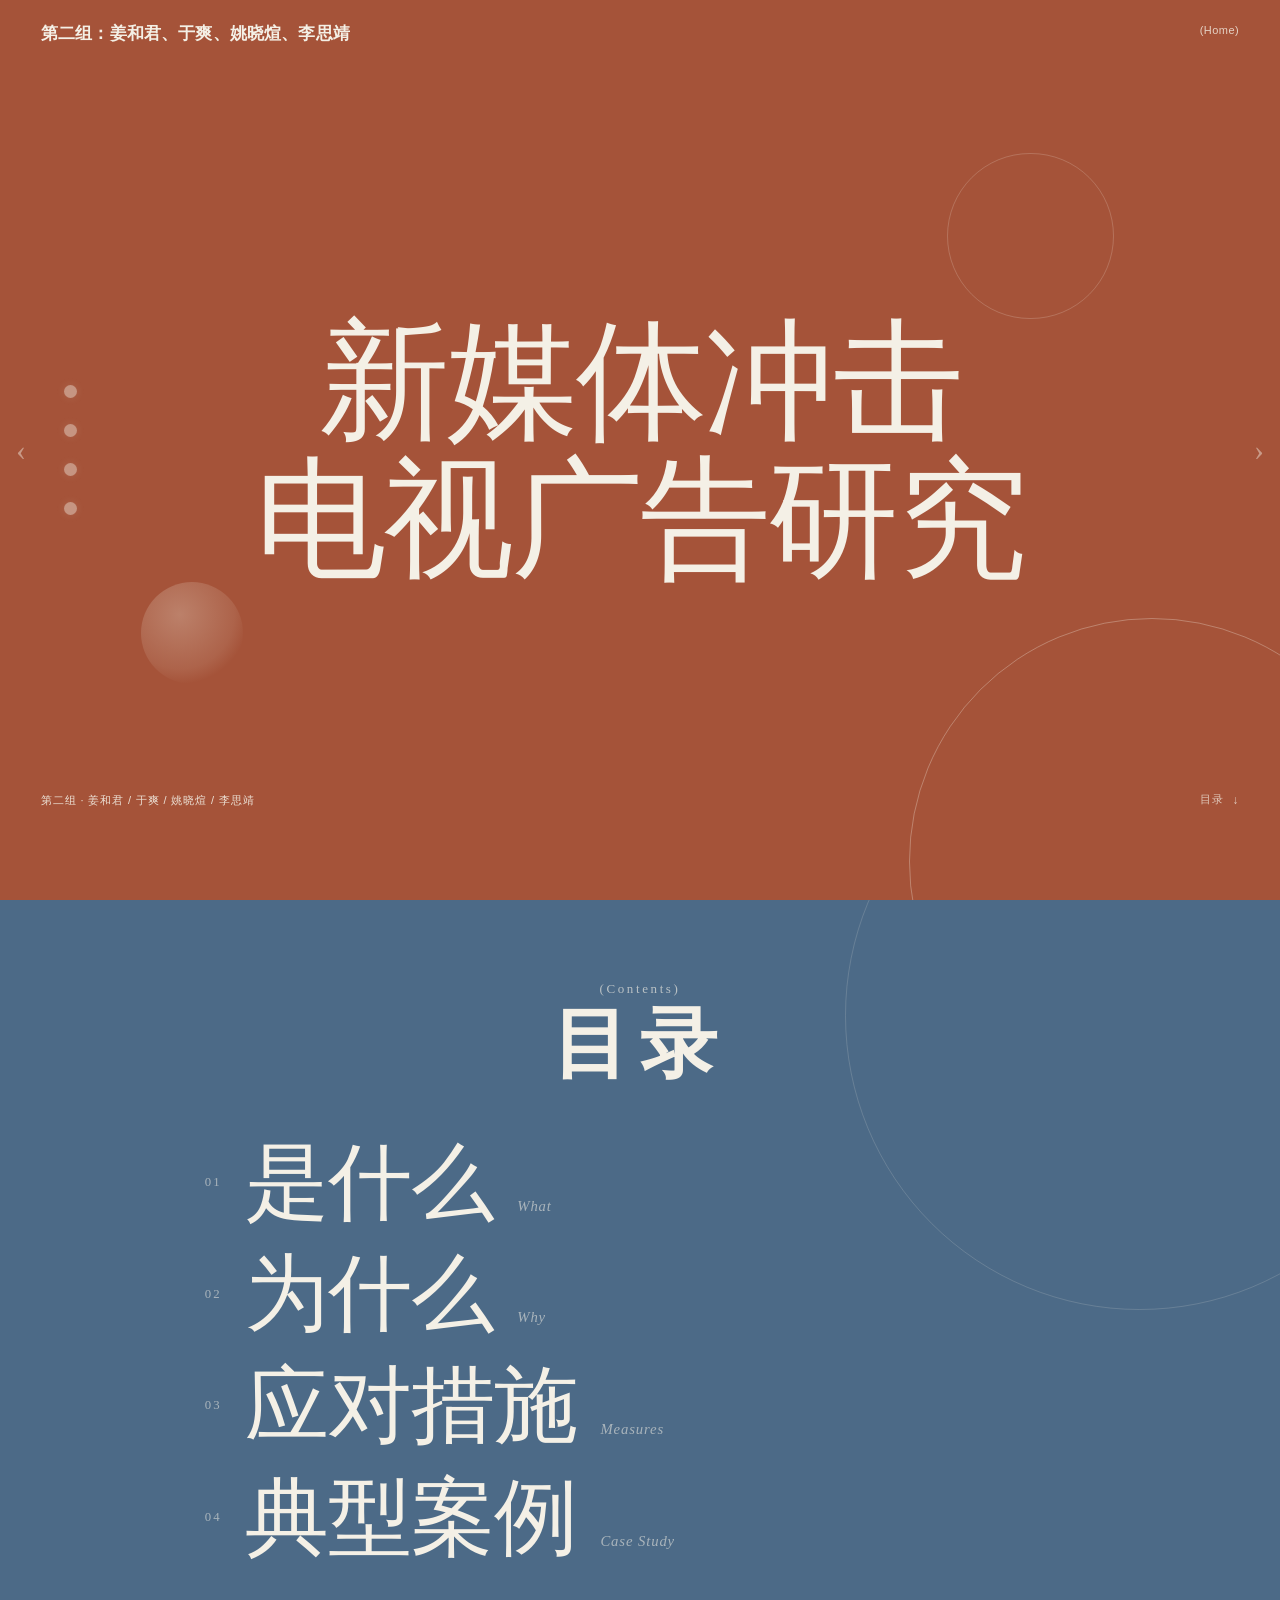
<file: index.html>
<!DOCTYPE html>
<html lang="zh-CN">
<head>
<meta charset="UTF-8">
<meta name="viewport" content="width=device-width, initial-scale=1">
<title>新媒体冲击电视广告研究 · 主页</title>
<link rel="stylesheet" href="style.css">
</head>
<body data-page="index">

  <header class="meta">
    <div class="meta__group">第二组：姜和君、于爽、姚晓煊、李思靖</div>
    <div class="meta__page">(Home)</div>
  </header>

  <!-- 左侧全局圆点导航 -->
  <nav class="dot-nav" aria-label="全站导航">
    <a class="dot-nav__item" href="what.html" data-target="what">
      <span class="dot-nav__dot"></span>
      <span class="dot-nav__label">是什么</span>
    </a>
    <a class="dot-nav__item" href="why.html" data-target="why">
      <span class="dot-nav__dot"></span>
      <span class="dot-nav__label">为什么</span>
    </a>
    <a class="dot-nav__item" href="measures.html" data-target="measures">
      <span class="dot-nav__dot"></span>
      <span class="dot-nav__label">应对措施</span>
    </a>
    <a class="dot-nav__item" href="case.html" data-target="case">
      <span class="dot-nav__dot"></span>
      <span class="dot-nav__label">典型案例</span>
    </a>
  </nav>

  <a class="arrow arrow--prev" href="case.html" aria-label="上一页">‹</a>
  <a class="arrow arrow--next" href="what.html" aria-label="下一页">›</a>

  <main>
    <!-- 首屏 · 陶土橘 -->
    <section class="hero" id="top">
      <!-- 抽象几何装饰 · 低饱和 / 半透明 -->
      <div class="deco" aria-hidden="true">
        <span class="deco__orb"></span>
        <span class="deco__disc"></span>
        <span class="deco__ring"></span>
      </div>

      <h1 class="hero__title">
        <span>新媒体冲击</span>
        <span>电视广告研究</span>
      </h1>

      <div class="hero__foot">
        <p class="hero__members">第二组 · 姜和君 / 于爽 / 姚晓煊 / 李思靖</p>
        <a class="hero__scroll" href="#directory">目录 <i>↓</i></a>
      </div>
    </section>

    <!-- 目录 · 莫兰迪灰蓝 -->
    <section class="directory" id="directory">
      <div class="deco" aria-hidden="true">
        <span class="deco__ring deco__ring--dir"></span>
      </div>

      <div class="directory__head">
        <p class="directory__kicker">(Contents)</p>
        <h2 class="directory__title">目录</h2>
      </div>

      <nav class="directory__list" aria-label="内容目录">
        <a class="directory__row" href="what.html">
          <span class="directory__idx">01</span>
          <span class="directory__word">是什么</span>
          <span class="directory__en">What</span>
        </a>
        <a class="directory__row" href="why.html">
          <span class="directory__idx">02</span>
          <span class="directory__word">为什么</span>
          <span class="directory__en">Why</span>
        </a>
        <a class="directory__row" href="measures.html">
          <span class="directory__idx">03</span>
          <span class="directory__word">应对措施</span>
          <span class="directory__en">Measures</span>
        </a>
        <a class="directory__row" href="case.html">
          <span class="directory__idx">04</span>
          <span class="directory__word">典型案例</span>
          <span class="directory__en">Case Study</span>
        </a>
      </nav>
    </section>
  </main>

  <script src="script.js"></script>
</body>
</html>
</file>
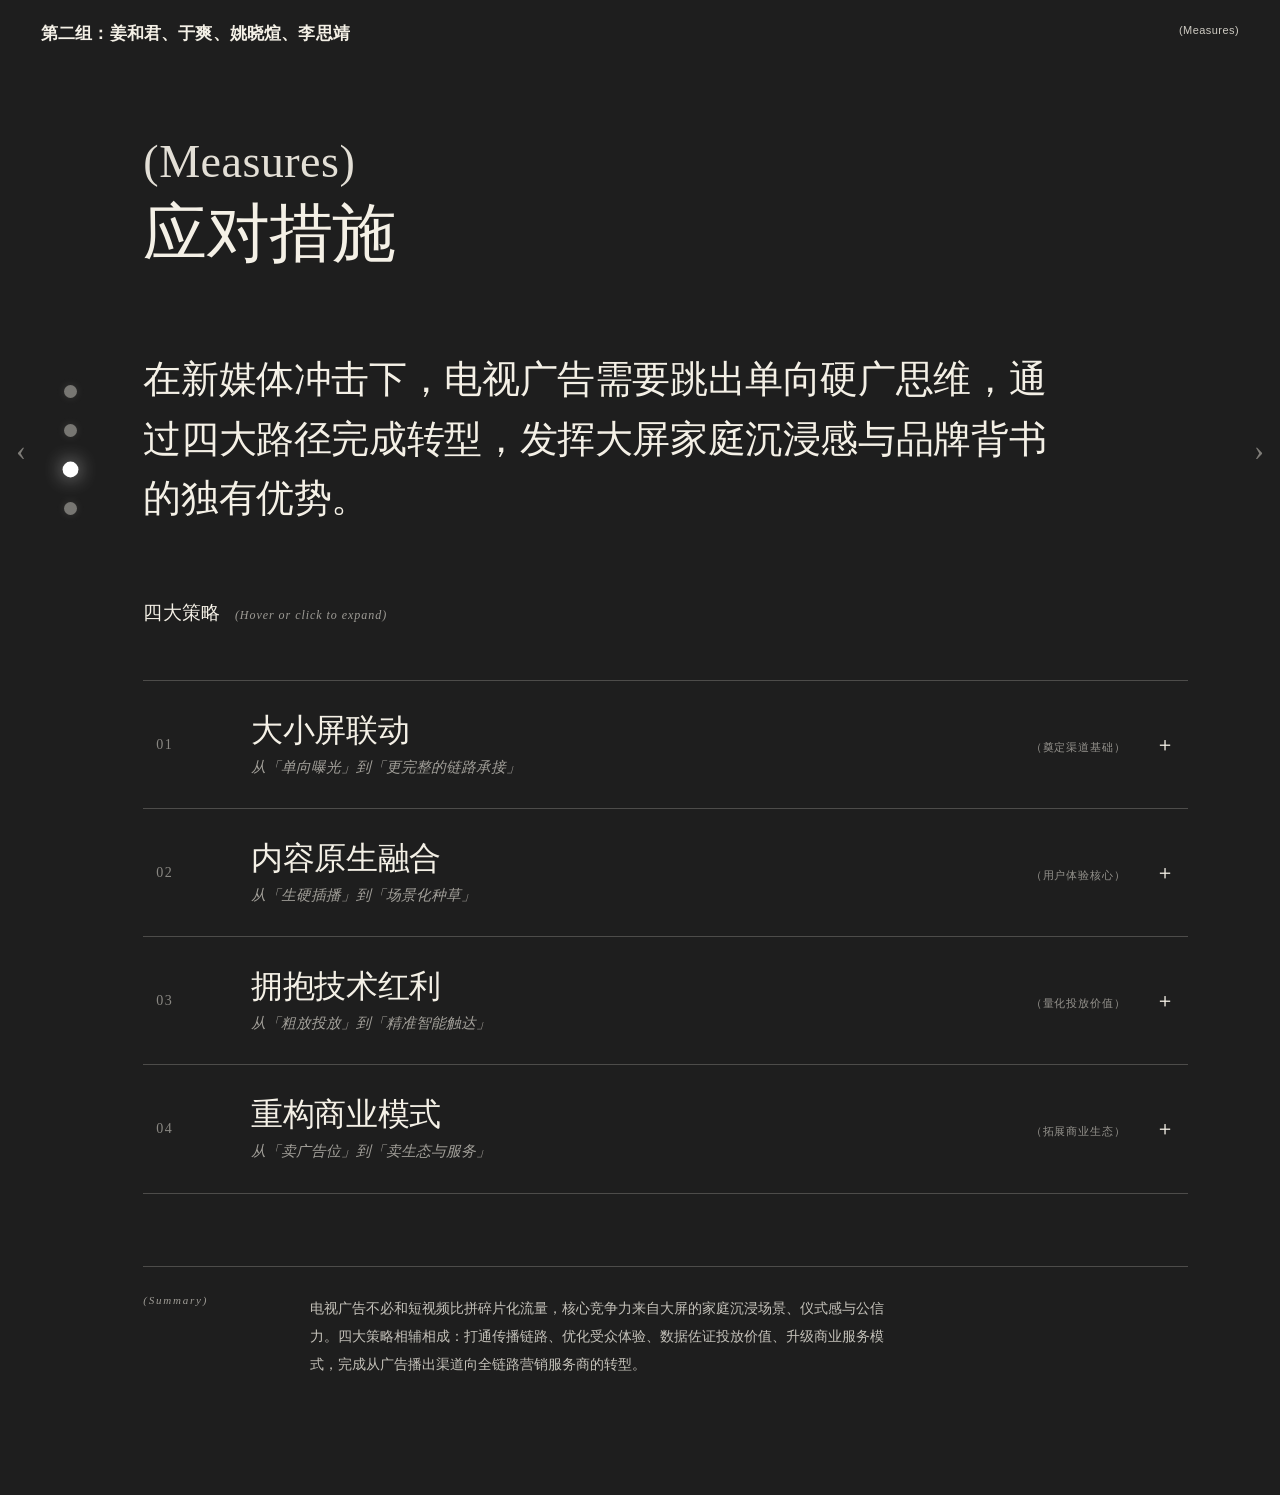
<file: measures.html>
<!DOCTYPE html>
<html lang="zh-CN">
<head>
<meta charset="UTF-8">
<meta name="viewport" content="width=device-width, initial-scale=1">
<title>应对措施 · 新媒体冲击电视广告研究</title>
<link rel="stylesheet" href="style.css">
</head>
<body data-page="measures">

  <header class="meta">
    <div class="meta__group">第二组：姜和君、于爽、姚晓煊、李思靖</div>
    <div class="meta__page">(Measures)</div>
  </header>

  <nav class="dot-nav" aria-label="全站导航">
    <a class="dot-nav__item" href="what.html" data-target="what">
      <span class="dot-nav__dot"></span>
      <span class="dot-nav__label">是什么</span>
    </a>
    <a class="dot-nav__item" href="why.html" data-target="why">
      <span class="dot-nav__dot"></span>
      <span class="dot-nav__label">为什么</span>
    </a>
    <a class="dot-nav__item" href="measures.html" data-target="measures">
      <span class="dot-nav__dot"></span>
      <span class="dot-nav__label">应对措施</span>
    </a>
    <a class="dot-nav__item" href="case.html" data-target="case">
      <span class="dot-nav__dot"></span>
      <span class="dot-nav__label">典型案例</span>
    </a>
  </nav>

  <a class="arrow arrow--prev" href="why.html" aria-label="上一页">‹</a>
  <a class="arrow arrow--next" href="case.html" aria-label="下一页">›</a>

  <main class="page page--ink">
    <div class="inner">

      <header class="chapter">
        <p class="chapter__en">(Measures)</p>
        <h1 class="chapter__title">应对措施</h1>
      </header>

      <p class="lead">在新媒体冲击下，电视广告需要跳出单向硬广思维，通过四大路径完成转型，发挥大屏家庭沉浸感与品牌背书的独有优势。</p>

      <div class="section-cap">
        <h3>四大策略</h3>
        <span>(Hover or click to expand)</span>
      </div>

      <section class="acc" aria-label="四项应对措施">

        <article class="acc__item">
          <button class="acc__toggle" type="button" aria-expanded="false">
            <span class="acc__num">01</span>
            <span class="acc__head">
              <span class="acc__title">大小屏联动</span>
              <span class="acc__sub">从「单向曝光」到「更完整的链路承接」</span>
            </span>
            <span class="acc__meta">
              <span class="acc__tag">（奠定渠道基础）</span>
              <span class="acc__icon">＋</span>
            </span>
          </button>
          <div class="acc__panel">
            <div class="acc__inner">
              <p class="acc__desc">
                传统电视广告仅实现大屏单向曝光，无法追踪用户后续兴趣与转化行为。大小屏联动将电视大屏作为营销主阵地与信任入口，短视频、社交平台、电商小程序承担话题发酵、用户互动与转化承接，打通预热、播出、话题传播、消费转化、长尾传播全流程，解决大小屏传播割裂问题。
              </p>
              <div class="acc__blocks">
                <div class="acc__block">
                  <h4>执行点</h4>
                  <ul>
                    <li>借助晚会综艺完成品牌形象塑造，通过二维码、互动玩法，把大屏流量导流至手机端，实现大屏信任背书、小屏承接转化。</li>
                    <li>将电视素材二次剪辑为短视频切片、挑战赛内容社交分发，拉长传播周期；同时优化落地页，避免大小屏「两张皮」。</li>
                  </ul>
                </div>
                <div class="acc__block">
                  <h4>案例</h4>
                  <p>总台春晚与微信视频号「竖屏看春晚」：电视大屏完成直播与品牌集中曝光，视频号竖屏直播承接红包、互动玩法，实现双向联动。</p>
                  <p>湖南卫视双 11 开幕盛典：晚会大屏营造大促氛围，引导观众跳转品牌直播间完成成交。</p>
                </div>
                <div class="acc__block">
                  <h4>注意点</h4>
                  <ul>
                    <li>警惕大小屏两张皮，扫码引流要保障落地页流畅可用，避免流量白白流失。</li>
                    <li>大小屏传播节奏要统一规划；二次剪辑不能偏离品牌核心诉求。</li>
                  </ul>
                </div>
              </div>
            </div>
          </div>
        </article>

        <article class="acc__item">
          <button class="acc__toggle" type="button" aria-expanded="false">
            <span class="acc__num">02</span>
            <span class="acc__head">
              <span class="acc__title">内容原生融合</span>
              <span class="acc__sub">从「生硬插播」到「场景化种草」</span>
            </span>
            <span class="acc__meta">
              <span class="acc__tag">（用户体验核心）</span>
              <span class="acc__icon">＋</span>
            </span>
          </button>
          <div class="acc__panel">
            <div class="acc__inner">
              <p class="acc__desc">
                贴片硬广会打断节目观看节奏，容易引发观众抵触。内容原生融合摒弃叫卖式硬广，把品牌自然嵌入节目叙事与家庭观看场景，降低广告的推销感，依靠大屏沉浸感实现情感共鸣与场景化种草。
              </p>
              <div class="acc__blocks">
                <div class="acc__block">
                  <h4>执行点</h4>
                  <ul>
                    <li>节目深度共创植入：品牌提前参与节目策划，把产品变为道具、任务环节，与节目主题相契合。</li>
                    <li>OTT 场景原生广告：结合家庭追剧、聚餐、亲子观影场景，把创意广告融入电视观影界面，而非强制弹窗。</li>
                  </ul>
                </div>
                <div class="acc__block">
                  <h4>案例</h4>
                  <p>综艺《向往的生活》中，品牌融入做饭、下午茶等生活化情节，嘉宾自然使用产品，无刻意推销。</p>
                  <p>乐事 × 小米电视 OTT 创意广告，紧扣居家追剧吃零食的场景，将广告原生融入观影界面。</p>
                </div>
                <div class="acc__block">
                  <h4>注意点</h4>
                  <ul>
                    <li>不能过度堆砌广告而绑架节目内容。</li>
                    <li>OTT 广告需要设置合理关闭入口，避免高频强制广告伤害口碑。</li>
                    <li>植入风格需要匹配节目本身调性。</li>
                  </ul>
                </div>
              </div>
            </div>
          </div>
        </article>

        <article class="acc__item">
          <button class="acc__toggle" type="button" aria-expanded="false">
            <span class="acc__num">03</span>
            <span class="acc__head">
              <span class="acc__title">拥抱技术红利</span>
              <span class="acc__sub">从「粗放投放」到「精准智能触达」</span>
            </span>
            <span class="acc__meta">
              <span class="acc__tag">（量化投放价值）</span>
              <span class="acc__icon">＋</span>
            </span>
          </button>
          <div class="acc__panel">
            <div class="acc__inner">
              <p class="acc__desc">
                传统有线电视广告只能依靠收视率评估效果，无法区分家庭人群特征，投放较为粗放。依托 OTT 智能大屏、大数据与 AI 补齐数据短板，一方面实现广告的定向精准投放，另一方面搭建多维度可验证的效果评估体系，兼顾短期转化和长期品牌价值，向广告主证明 ROI。
              </p>
              <div class="acc__blocks">
                <div class="acc__block">
                  <h4>执行点</h4>
                  <ul>
                    <li>投放上：在合规前提下基于家庭收视标签，按地域、家庭构成、兴趣做定向，利用开机、暂停、回看、屏保点位，触达家居、母婴、食品等家庭决策类人群。</li>
                    <li>评估上：不只参考收视率，整合大屏收视、短视频播放、社交互动、UGC 二创、品牌调研等输出结案报告；AI 基于脱敏数据动态优化广告素材与投放时段。</li>
                  </ul>
                </div>
                <div class="acc__block">
                  <h4>案例</h4>
                  <p>聚好看 OTT 大屏营销体系，基于合规家庭收视标签做定向投放，面向家庭消费类商品精准触达受众。</p>
                  <p>结案报告除曝光数据外，还提供受众画像、广告互动等指标，直观展现大屏广告效果。</p>
                </div>
                <div class="acc__block">
                  <h4>注意点</h4>
                  <ul>
                    <li>严格遵守《个人信息保护法》，做好隐私合规，严禁滥用用户数据。</li>
                    <li>不能唯数据论，品牌好感等软性价值无法完全用数字衡量。</li>
                    <li>技术升级同时要兼顾传统有线电视存量用户。</li>
                  </ul>
                </div>
              </div>
            </div>
          </div>
        </article>

        <article class="acc__item">
          <button class="acc__toggle" type="button" aria-expanded="false">
            <span class="acc__num">04</span>
            <span class="acc__head">
              <span class="acc__title">重构商业模式</span>
              <span class="acc__sub">从「卖广告位」到「卖生态与服务」</span>
            </span>
            <span class="acc__meta">
              <span class="acc__tag">（拓展商业生态）</span>
              <span class="acc__icon">＋</span>
            </span>
          </button>
          <div class="acc__panel">
            <div class="acc__inner">
              <p class="acc__desc">
                传统广电主要依靠售卖广告时段盈利，模式单一、抗风险弱。电视台要盘活 IP、制作团队、主持人、公信力、线下运营等自有资产，从单纯售卖广告点位转向整合生态服务，开辟多元变现路径，降低对传统硬广的依赖。
              </p>
              <div class="acc__blocks">
                <div class="acc__block">
                  <h4>执行点</h4>
                  <ul>
                    <li>输出整合营销全案：打包大屏露出、短视频制作、社交话题、线上活动一体化服务。</li>
                    <li>布局广电 MCN：将主持人、栏目 IP 孵化短视频账号矩阵，承接品牌推广、直播带货。</li>
                    <li>IP 线下活动：依托节目 IP 举办嘉年华、展会，打通线上传播与线下体验。</li>
                  </ul>
                </div>
                <div class="acc__block">
                  <h4>案例</h4>
                  <p>河南广电大象 MCN：省级广电 MCN 代表，孵化《小莉帮忙》等大屏衍生千万粉丝账号矩阵，承接品牌短视频、直播、文旅传播业务。</p>
                  <p>青春芒果节打造 IP 线下嘉年华，实现线上节目、短视频、线下展位的联动营销。</p>
                </div>
                <div class="acc__block">
                  <h4>注意点</h4>
                  <ul>
                    <li>各电视台量力而行，头部媒体适合大型 IP 项目；地方广电优先深耕本地生活与区域投放，不要盲目照搬头部模式。</li>
                    <li>商业开发必须守住媒体公信力，避免过度流量化。</li>
                  </ul>
                </div>
              </div>
            </div>
          </div>
        </article>

      </section>

      <section class="endnote" aria-label="页面小结">
        <p class="endnote__label">(Summary)</p>
        <p class="endnote__text">
          电视广告不必和短视频比拼碎片化流量，核心竞争力来自大屏的家庭沉浸场景、仪式感与公信力。四大策略相辅相成：打通传播链路、优化受众体验、数据佐证投放价值、升级商业服务模式，完成从广告播出渠道向全链路营销服务商的转型。
        </p>
      </section>

    </div>
  </main>

  <script src="script.js"></script>
</body>
</html>
</file>
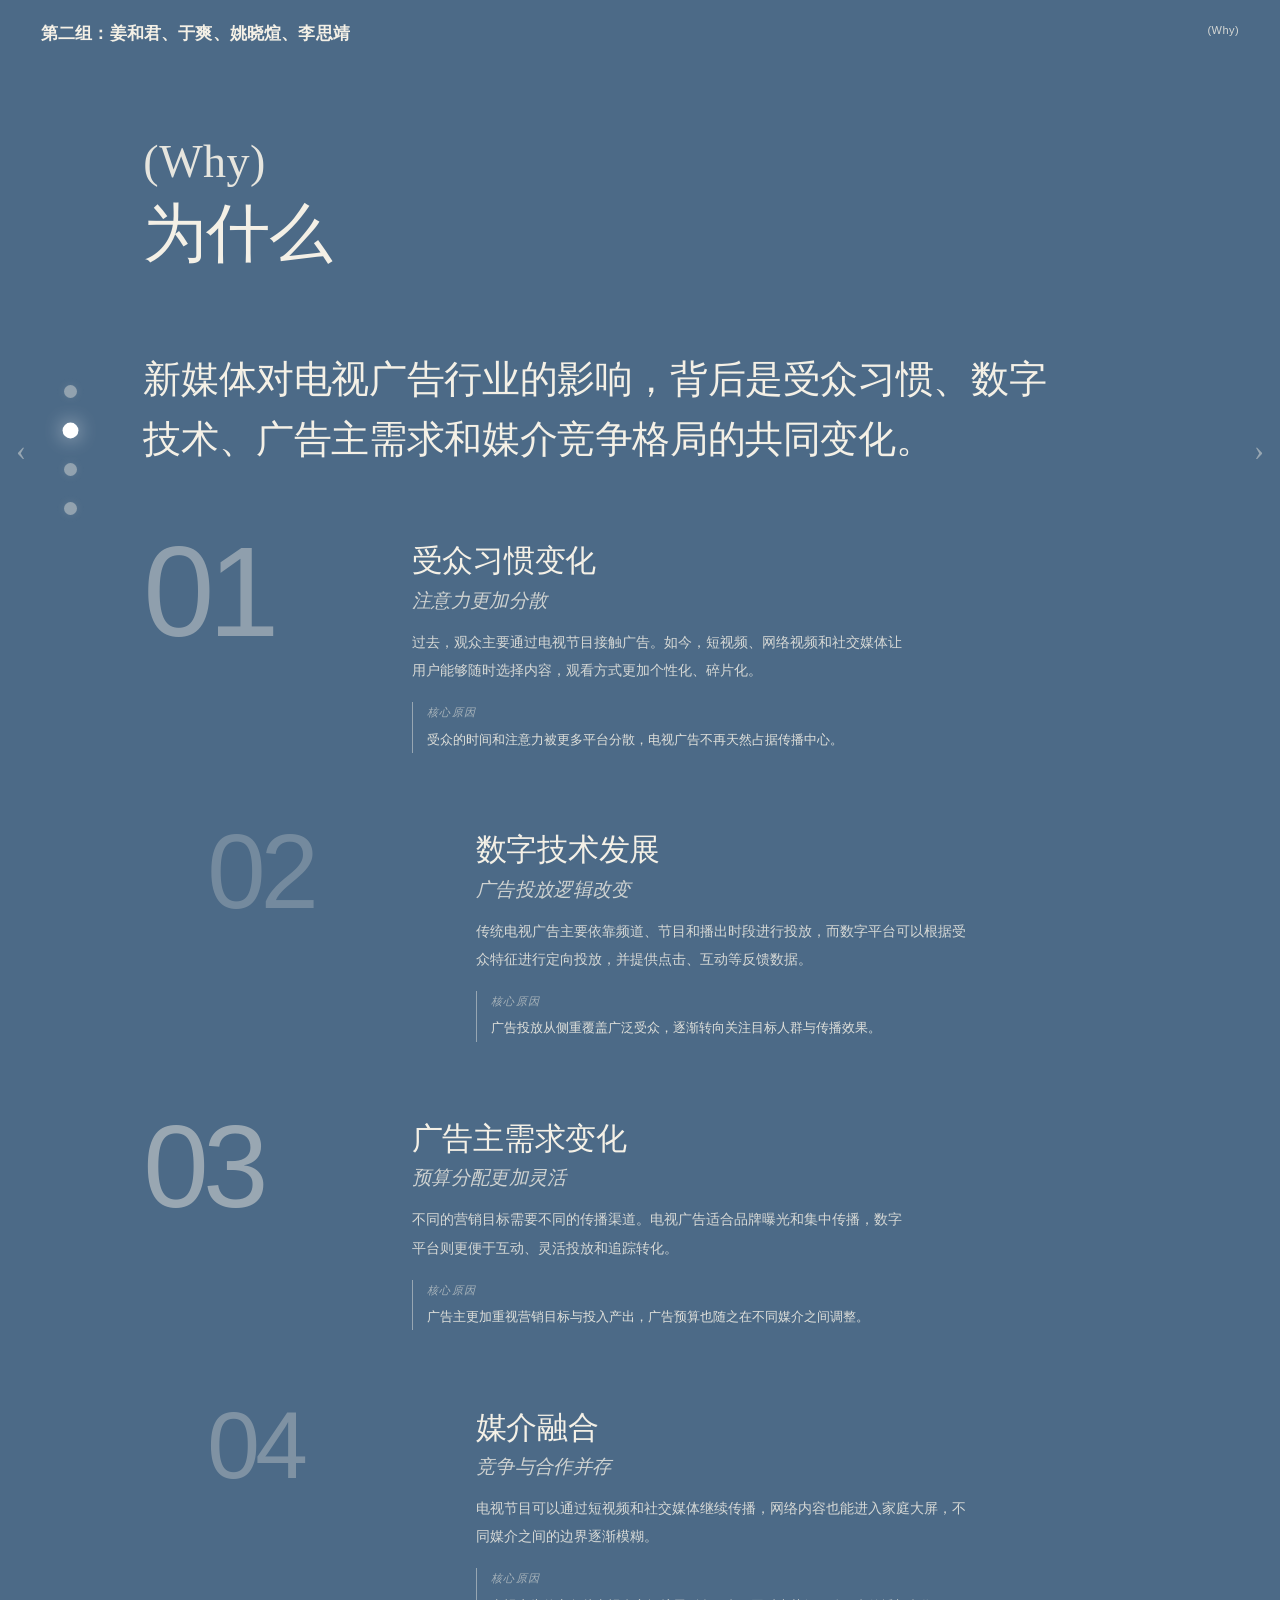
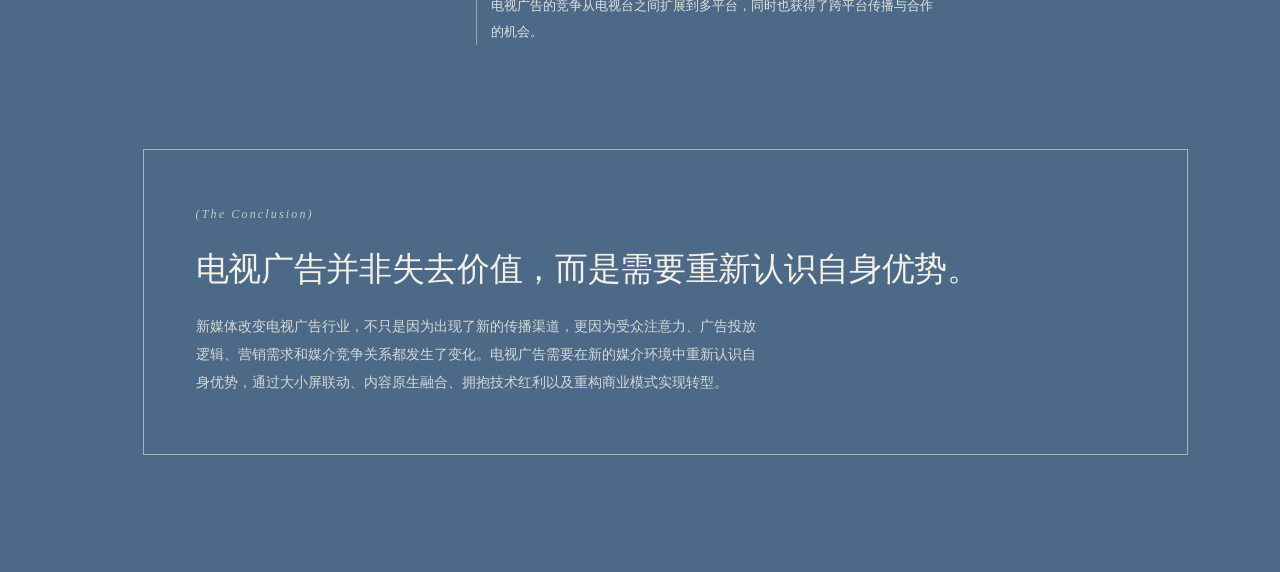
<file: why.html>
<!DOCTYPE html>
<html lang="zh-CN">
<head>
<meta charset="UTF-8">
<meta name="viewport" content="width=device-width, initial-scale=1">
<title>为什么 · 新媒体冲击电视广告研究</title>
<link rel="stylesheet" href="style.css">
</head>
<body data-page="why">

  <header class="meta">
    <div class="meta__group">第二组：姜和君、于爽、姚晓煊、李思靖</div>
    <div class="meta__page">(Why)</div>
  </header>

  <nav class="dot-nav" aria-label="全站导航">
    <a class="dot-nav__item" href="what.html" data-target="what">
      <span class="dot-nav__dot"></span>
      <span class="dot-nav__label">是什么</span>
    </a>
    <a class="dot-nav__item" href="why.html" data-target="why">
      <span class="dot-nav__dot"></span>
      <span class="dot-nav__label">为什么</span>
    </a>
    <a class="dot-nav__item" href="measures.html" data-target="measures">
      <span class="dot-nav__dot"></span>
      <span class="dot-nav__label">应对措施</span>
    </a>
    <a class="dot-nav__item" href="case.html" data-target="case">
      <span class="dot-nav__dot"></span>
      <span class="dot-nav__label">典型案例</span>
    </a>
  </nav>

  <a class="arrow arrow--prev" href="what.html" aria-label="上一页">‹</a>
  <a class="arrow arrow--next" href="measures.html" aria-label="下一页">›</a>

  <main class="page page--blue">
    <div class="inner">

      <header class="chapter">
        <p class="chapter__en">(Why)</p>
        <h1 class="chapter__title">为什么</h1>
      </header>

      <p class="lead">新媒体对电视广告行业的影响，背后是受众习惯、数字技术、广告主需求和媒介竞争格局的共同变化。</p>

      <section class="reasons" aria-label="四个原因">

        <article class="reason">
          <div class="reason__num">01</div>
          <div class="reason__body">
            <h2 class="reason__title">
              受众习惯变化
              <span class="reason__sub">注意力更加分散</span>
            </h2>
            <p class="reason__text">
              过去，观众主要通过电视节目接触广告。如今，短视频、网络视频和社交媒体让用户能够随时选择内容，观看方式更加个性化、碎片化。
            </p>
            <p class="reason__core">
              <b>核心原因</b>
              受众的时间和注意力被更多平台分散，电视广告不再天然占据传播中心。
            </p>
          </div>
        </article>

        <article class="reason">
          <div class="reason__num">02</div>
          <div class="reason__body">
            <h2 class="reason__title">
              数字技术发展
              <span class="reason__sub">广告投放逻辑改变</span>
            </h2>
            <p class="reason__text">
              传统电视广告主要依靠频道、节目和播出时段进行投放，而数字平台可以根据受众特征进行定向投放，并提供点击、互动等反馈数据。
            </p>
            <p class="reason__core">
              <b>核心原因</b>
              广告投放从侧重覆盖广泛受众，逐渐转向关注目标人群与传播效果。
            </p>
          </div>
        </article>

        <article class="reason">
          <div class="reason__num">03</div>
          <div class="reason__body">
            <h2 class="reason__title">
              广告主需求变化
              <span class="reason__sub">预算分配更加灵活</span>
            </h2>
            <p class="reason__text">
              不同的营销目标需要不同的传播渠道。电视广告适合品牌曝光和集中传播，数字平台则更便于互动、灵活投放和追踪转化。
            </p>
            <p class="reason__core">
              <b>核心原因</b>
              广告主更加重视营销目标与投入产出，广告预算也随之在不同媒介之间调整。
            </p>
          </div>
        </article>

        <article class="reason">
          <div class="reason__num">04</div>
          <div class="reason__body">
            <h2 class="reason__title">
              媒介融合
              <span class="reason__sub">竞争与合作并存</span>
            </h2>
            <p class="reason__text">
              电视节目可以通过短视频和社交媒体继续传播，网络内容也能进入家庭大屏，不同媒介之间的边界逐渐模糊。
            </p>
            <p class="reason__core">
              <b>核心原因</b>
              电视广告的竞争从电视台之间扩展到多平台，同时也获得了跨平台传播与合作的机会。
            </p>
          </div>
        </article>

      </section>

      <section class="conclusion" aria-label="变化本质">
        <p class="conclusion__label">(The Conclusion)</p>
        <h2 class="conclusion__statement">电视广告并非失去价值，而是需要重新认识自身优势。</h2>
        <p class="conclusion__text">
          新媒体改变电视广告行业，不只是因为出现了新的传播渠道，更因为受众注意力、广告投放逻辑、营销需求和媒介竞争关系都发生了变化。电视广告需要在新的媒介环境中重新认识自身优势，通过大小屏联动、内容原生融合、拥抱技术红利以及重构商业模式实现转型。
        </p>
      </section>

    </div>
  </main>

  <script src="script.js"></script>
</body>
</html>
</file>
<file: style.css>
/* =========================================================
   新媒体冲击电视广告研究
   全局样式 · 极简 / 大色块 / 超大字号
   ========================================================= */

:root {
  --clay: #A55339;      /* 陶土橘 · 低饱和大色块 */
  --terracotta: #D97757;/* 陶土橘 · 装饰用浅调 */
  --slate: #4C6A87;     /* 莫兰迪灰蓝 · 低饱和大色块 */
  --oat: #E8D8C8;       /* 燕麦色 · 装饰用 */
  --ink: #1E1E1E;
  --cream: #F4F0E6;

  --sans: "Helvetica Neue", "PingFang SC", "Hiragino Sans GB", "Microsoft YaHei", "Noto Sans SC", sans-serif;
  --serif: Georgia, "Times New Roman", "Songti SC", "SimSun", serif;

  --edge-x: clamp(18px, 3.2vw, 46px);
  --ease: cubic-bezier(0.22, 0.61, 0.36, 1);
}

*,
*::before,
*::after { box-sizing: border-box; }

html { scroll-behavior: smooth; }

body {
  margin: 0;
  padding: 0;
  background: var(--ink);
  color: var(--cream);
  font-family: var(--sans);
  -webkit-font-smoothing: antialiased;
  text-rendering: optimizeLegibility;
  overflow-x: hidden;
}

a { color: inherit; text-decoration: none; }
img { display: block; max-width: 100%; }

::selection {
  background: var(--cream);
  color: var(--ink);
}

/* ---------------------------------------------------------
   顶部极小信息
   --------------------------------------------------------- */
.meta {
  position: fixed;
  top: 0;
  left: 0;
  right: 0;
  z-index: 90;
  display: flex;
  justify-content: space-between;
  align-items: flex-start;
  gap: 24px;
  padding: 22px var(--edge-x);
  font-size: 11px;
  line-height: 1.6;
  letter-spacing: 0.06em;
  color: var(--cream);
  pointer-events: none;
}

.meta__group {
  max-width: 56vw;
  font-size: clamp(16px, 1.3vw, 18px);
  font-weight: 600;
  letter-spacing: 0.01em;
  line-height: 1.5;
}

.meta__page {
  font-size: 11px;
  letter-spacing: 0.04em;
  opacity: 0.82;
  white-space: nowrap;
}

/* ---------------------------------------------------------
   左侧全局固定圆点导航
   --------------------------------------------------------- */
.dot-nav {
  position: fixed;
  left: clamp(44px, 5vw, 78px);
  top: 50%;
  transform: translateY(-50%);
  z-index: 100;
  display: flex;
  flex-direction: column;
  gap: 20px;
}

.dot-nav__item {
  display: flex;
  align-items: center;
  padding: 2px 0;
  border: 0;
  background: none;
  color: var(--cream);
  font-family: var(--sans);
  font-size: 11px;
  letter-spacing: 0.14em;
  cursor: pointer;
  outline: none;
}

.dot-nav__dot {
  flex: none;
  width: 13px;
  height: 13px;
  border-radius: 50%;
  background: var(--cream);
  box-shadow: 0 0 10px rgba(244, 240, 230, 0.28);
  opacity: 0.42;
  transition:
    transform 0.3s var(--ease),
    opacity 0.3s ease,
    background-color 0.3s ease,
    box-shadow 0.3s ease;
}

.dot-nav__label {
  margin-left: 15px;
  opacity: 0;
  transform: translateX(-8px);
  transition: opacity 0.3s ease, transform 0.3s var(--ease);
  white-space: nowrap;
  pointer-events: none;
}

/* hover / 键盘聚焦：圆点放大 + 右侧提示文字 */
.dot-nav__item:hover .dot-nav__dot,
.dot-nav__item:focus-visible .dot-nav__dot {
  transform: scale(1.5);
  opacity: 1;
  box-shadow: 0 0 18px rgba(244, 240, 230, 0.6);
}

.dot-nav__item:hover .dot-nav__label,
.dot-nav__item:focus-visible .dot-nav__label {
  opacity: 0.92;
  transform: translateX(0);
}

/* 当前页面：纯白实心 */
.dot-nav__item.is-active .dot-nav__dot {
  background: #FFFFFF;
  opacity: 1;
  transform: scale(1.22);
  box-shadow: 0 0 16px rgba(255, 255, 255, 0.65);
}

.dot-nav__item.is-active:hover .dot-nav__dot {
  transform: scale(1.5);
}

/* ---------------------------------------------------------
   左右两侧 ‹ › 翻页
   --------------------------------------------------------- */
.arrow {
  position: fixed;
  top: 50%;
  z-index: 95;
  display: flex;
  align-items: center;
  justify-content: center;
  width: 30px;
  height: 54px;
  color: var(--cream);
  font-family: var(--serif);
  font-size: 30px;
  line-height: 1;
  opacity: 0.45;
  transform: translateY(-50%);
  transition: opacity 0.25s ease, transform 0.25s ease;
}

.arrow:hover,
.arrow:focus-visible {
  opacity: 1;
  outline: none;
}

.arrow--prev { left: 6px; }
.arrow--next { right: 6px; }

.arrow--prev:hover { transform: translate(-2px, -50%); }
.arrow--next:hover { transform: translate(2px, -50%); }

/* ---------------------------------------------------------
   主页 · 陶土橘首屏
   --------------------------------------------------------- */
.hero {
  position: relative;
  min-height: 100vh;
  background: var(--clay);
  color: var(--cream);
  display: flex;
  flex-direction: column;
  justify-content: center;
  align-items: center;
  padding: 0 var(--edge-x);
}

.hero__title {
  position: relative;
  z-index: 1;
  margin: 0;
  display: flex;
  flex-direction: column;
  align-items: center;
  font-size: clamp(48px, 10.2vw, 158px);
  font-weight: 500;
  line-height: 1.06;
  letter-spacing: -0.02em;
}

.hero__title span { display: block; }

.hero__foot {
  position: absolute;
  z-index: 1;
  left: var(--edge-x);
  right: var(--edge-x);
  bottom: clamp(64px, 10vh, 104px);
  display: flex;
  justify-content: space-between;
  align-items: flex-end;
  gap: 20px;
  font-size: 11px;
  letter-spacing: 0.08em;
  line-height: 1.7;
}

.hero__members { margin: 0; opacity: 0.9; }

.hero__scroll {
  display: inline-flex;
  align-items: center;
  gap: 8px;
  opacity: 0.75;
  transition: opacity 0.3s ease;
}

.hero__scroll:hover { opacity: 1; }

.hero__scroll i {
  font-style: normal;
  font-size: 12px;
  animation: drift 2.4s ease-in-out infinite;
}

@keyframes drift {
  0%, 100% { transform: translateY(0); }
  50%      { transform: translateY(5px); }
}

/* ---------------------------------------------------------
   抽象几何装饰（纯 CSS，低饱和、半透明）
   --------------------------------------------------------- */
.deco {
  position: absolute;
  inset: 0;
  z-index: 0;
  overflow: hidden;
  pointer-events: none;
}

.deco__ring {
  position: absolute;
  right: -9vw;
  bottom: -16vw;
  width: clamp(280px, 38vw, 560px);
  height: clamp(280px, 38vw, 560px);
  border: 1px solid rgba(244, 240, 230, 0.3);
  border-radius: 50%;
}

.deco__disc {
  position: absolute;
  left: clamp(60px, 11vw, 190px);
  bottom: clamp(150px, 24vh, 280px);
  width: clamp(84px, 8vw, 132px);
  height: clamp(84px, 8vw, 132px);
  border-radius: 50%;
  background: radial-gradient(
    circle at 38% 32%,
    rgba(232, 216, 200, 0.34),
    rgba(232, 216, 200, 0.12) 58%,
    rgba(232, 216, 200, 0) 74%
  );
}

.deco__orb {
  position: absolute;
  right: clamp(70px, 13vw, 210px);
  top: clamp(110px, 17vh, 200px);
  width: clamp(110px, 13vw, 200px);
  height: clamp(110px, 13vw, 200px);
  border: 1px solid rgba(244, 240, 230, 0.2);
  border-radius: 50%;
}

.deco__ring--dir {
  top: -14vw;
  right: -12vw;
  bottom: auto;
  width: clamp(360px, 46vw, 680px);
  height: clamp(360px, 46vw, 680px);
  border-color: rgba(244, 240, 230, 0.16);
}

.directory__head,
.directory__list {
  position: relative;
  z-index: 1;
}

/* ---------------------------------------------------------
   目录页 · 莫兰迪灰蓝
   --------------------------------------------------------- */
.directory {
  position: relative;
  min-height: 100vh;
  background: var(--slate);
  color: var(--cream);
  display: flex;
  flex-direction: column;
  justify-content: flex-start;
  padding: clamp(64px, 9vh, 112px) 0 clamp(48px, 8vh, 90px);
}

.directory__head {
  text-align: center;
  margin-bottom: clamp(24px, 5vh, 56px);
}

.directory__kicker {
  margin: 0 0 8px;
  font-family: var(--serif);
  font-size: 13px;
  letter-spacing: 0.2em;
  opacity: 0.65;
}

.directory__title {
  margin: 0;
  font-size: clamp(40px, 6vw, 96px);
  font-weight: 700;
  letter-spacing: 0.14em;
  line-height: 1;
}

.directory__list {
  display: flex;
  flex-direction: column;
  align-items: flex-start;
  padding-left: clamp(96px, 16vw, 260px);
}

/* 目录行 · 悬停微微放大 */
.directory__row {
  display: flex;
  align-items: baseline;
  gap: clamp(12px, 1.8vw, 26px);
  padding: 6px 0;
  font-size: clamp(44px, 6.6vw, 104px);
  font-weight: 400;
  line-height: 1.18;
  letter-spacing: -0.01em;
  color: var(--cream);
  transform-origin: left center;
  transition: transform 0.3s ease, color 0.3s ease, opacity 0.3s ease;
}

.directory__row:hover,
.directory__row:focus-visible {
  transform: scale(1.03);
  color: #FFFFFF;
  opacity: 1;
  outline: none;
}

.directory__idx {
  font-family: var(--serif);
  font-size: clamp(11px, 1vw, 14px);
  letter-spacing: 0.16em;
  opacity: 0.55;
  align-self: center;
}

.directory__word { white-space: nowrap; }

.directory__en {
  font-family: var(--serif);
  font-style: italic;
  font-size: clamp(12px, 1.15vw, 17px);
  letter-spacing: 0.06em;
  opacity: 0.55;
  transition: opacity 0.3s ease;
}

.directory__row:hover .directory__en { opacity: 0.9; }

/* ---------------------------------------------------------
   内容页通用
   --------------------------------------------------------- */
.page {
  position: relative;
  min-height: 100vh;
  padding: clamp(104px, 15vh, 168px) var(--edge-x) clamp(88px, 13vh, 150px);
}

.page--ink { background: var(--ink); }
.page--blue { background: var(--slate); }
.page--orange { background: var(--clay); }

.inner {
  max-width: 1240px;
  margin: 0 auto;
  padding-left: clamp(96px, 8vw, 150px);
  padding-right: clamp(20px, 4vw, 56px);
}

/* 章节标题：英文衬线 + 中文巨字 */
.chapter {
  margin-bottom: clamp(48px, 9vh, 110px);
}

.chapter--center { text-align: center; }

.chapter__en {
  display: block;
  margin: 0;
  font-family: var(--serif);
  font-size: clamp(24px, 3.6vw, 54px);
  font-weight: 400;
  letter-spacing: 0.01em;
  opacity: 0.92;
}

.chapter__title {
  margin: 10px 0 0;
  font-size: clamp(32px, 5vw, 72px);
  font-weight: 500;
  letter-spacing: -0.02em;
  line-height: 1.1;
}

/* 极小的灰色数据来源 */
.source {
  display: block;
  margin-top: 14px;
  font-size: 10px;
  letter-spacing: 0.05em;
  line-height: 1.7;
  color: rgba(244, 240, 230, 0.42);
}

/* ---------------------------------------------------------
   配图
   --------------------------------------------------------- */
.figure { margin: 0; }

.figure__img {
  display: block;
  width: 100%;
  height: auto;
  filter: saturate(0.92);
}

.figure__cap {
  display: block;
  margin-top: 10px;
  font-family: var(--serif);
  font-style: italic;
  font-size: 10.5px;
  letter-spacing: 0.06em;
  opacity: 0.45;
}

/* 宽幅横带：统一裁切，融入版面 */
.figure--band {
  margin: 0 0 clamp(48px, 8vh, 88px);
}

.figure--band .figure__img {
  width: 100%;
  height: clamp(170px, 21vw, 300px);
  object-fit: cover;
  object-position: center 45%;
}

/* 竖幅海报 */
.figure--poster .figure__img {
  border: 1px solid rgba(244, 240, 230, 0.2);
}

/* ---------------------------------------------------------
   是什么 · 开场陈述与五个表现
   --------------------------------------------------------- */
.lead {
  margin: 0 0 clamp(44px, 8vh, 90px);
  max-width: 24em;
  font-size: clamp(22px, 3vw, 42px);
  font-weight: 400;
  line-height: 1.55;
  letter-spacing: -0.01em;
}

.chapter__title--serif {
  font-family: var(--serif);
  font-weight: 400;
  letter-spacing: 0.01em;
}

.manifesto { margin-top: clamp(36px, 6vh, 64px); }

.manifesto__item {
  display: grid;
  grid-template-columns: clamp(40px, 4.6vw, 76px) minmax(0, 1fr);
  gap: clamp(14px, 3vw, 46px);
  padding: clamp(26px, 4vh, 44px) 0;
  border-top: 1px solid rgba(244, 240, 230, 0.16);
}

.manifesto__item:last-child {
  border-bottom: 1px solid rgba(244, 240, 230, 0.16);
}

.manifesto__num {
  padding-top: 0.6em;
  font-family: var(--serif);
  font-size: 13px;
  letter-spacing: 0.12em;
  opacity: 0.45;
}

.manifesto__title {
  margin: 0;
  font-size: clamp(21px, 2.5vw, 32px);
  font-weight: 500;
  line-height: 1.4;
  letter-spacing: -0.01em;
}

.manifesto__text {
  margin: 12px 0 0;
  max-width: 66ch;
  font-size: clamp(13.5px, 1.1vw, 15.5px);
  line-height: 2;
  color: rgba(244, 240, 230, 0.7);
}

.manifesto__text b {
  font-weight: 600;
  color: var(--cream);
}

.quote {
  margin: 16px 0 0;
  padding-left: 16px;
  border-left: 1px solid rgba(244, 240, 230, 0.38);
  max-width: 60ch;
  font-family: var(--serif);
  font-style: italic;
  font-size: clamp(13.5px, 1.15vw, 16px);
  line-height: 1.9;
  color: rgba(244, 240, 230, 0.82);
}

/* ---------------------------------------------------------
   为什么 · 四个原因与结论
   --------------------------------------------------------- */
.reasons {
  display: flex;
  flex-direction: column;
  gap: clamp(36px, 7vh, 76px);
}

.reason {
  display: grid;
  grid-template-columns: minmax(110px, 230px) minmax(0, 1fr);
  gap: clamp(14px, 3vw, 56px);
  align-items: start;
}

.reason:nth-child(even) {
  padding-left: clamp(0px, 5vw, 84px);
}

.reason__num {
  font-size: clamp(64px, 10vw, 150px);
  font-weight: 500;
  line-height: 0.82;
  letter-spacing: -0.05em;
  opacity: 0.4;
  font-variant-numeric: tabular-nums;
}

.reason:nth-child(2) .reason__num { font-size: clamp(52px, 8.2vw, 120px); opacity: 0.24; }
.reason:nth-child(3) .reason__num { font-size: clamp(60px, 9.2vw, 138px); opacity: 0.46; }
.reason:nth-child(4) .reason__num { font-size: clamp(48px, 7.4vw, 108px); opacity: 0.3; }

.reason__title {
  margin: 0;
  font-size: clamp(21px, 2.4vw, 33px);
  font-weight: 500;
  line-height: 1.35;
  letter-spacing: -0.01em;
}

.reason__sub {
  display: block;
  margin-top: 6px;
  font-family: var(--serif);
  font-style: italic;
  font-size: clamp(15px, 1.5vw, 21px);
  font-weight: 400;
  letter-spacing: 0.02em;
  opacity: 0.78;
}

.reason__text {
  margin: 14px 0 0;
  max-width: 64ch;
  font-size: clamp(13.5px, 1.1vw, 15.5px);
  line-height: 2;
  color: rgba(244, 240, 230, 0.82);
}

.reason__core {
  margin-top: 18px;
  padding-left: 14px;
  border-left: 1px solid rgba(244, 240, 230, 0.45);
  max-width: 62ch;
  font-size: clamp(12.5px, 1.05vw, 14.5px);
  line-height: 1.95;
  color: rgba(244, 240, 230, 0.88);
}

.reason__core b {
  display: block;
  margin-bottom: 3px;
  font-family: var(--serif);
  font-style: italic;
  font-size: 11px;
  font-weight: 400;
  letter-spacing: 0.14em;
  opacity: 0.62;
}

.conclusion {
  margin-top: clamp(56px, 10vh, 112px);
  padding: clamp(26px, 4.5vw, 58px) clamp(24px, 4vw, 54px);
  border: 1px solid rgba(244, 240, 230, 0.55);
}

.conclusion__label {
  margin: 0 0 clamp(14px, 2.4vh, 24px);
  font-family: var(--serif);
  font-style: italic;
  font-size: 12px;
  letter-spacing: 0.18em;
  opacity: 0.7;
}

.conclusion__statement {
  margin: 0 0 18px;
  font-size: clamp(22px, 2.6vw, 36px);
  font-weight: 500;
  line-height: 1.5;
  letter-spacing: -0.01em;
}

.conclusion__text {
  margin: 0;
  max-width: 72ch;
  font-size: clamp(13.5px, 1.1vw, 15.5px);
  line-height: 2;
  color: rgba(244, 240, 230, 0.82);
}

/* ---------------------------------------------------------
   应对措施 · 全宽折叠横条
   --------------------------------------------------------- */
.acc {
  margin-top: clamp(36px, 6vh, 64px);
  border-top: 1px solid rgba(244, 240, 230, 0.22);
}

.acc__item {
  border-bottom: 1px solid rgba(244, 240, 230, 0.22);
  transition: background-color 0.35s ease;
}

.acc__item:hover { background: rgba(244, 240, 230, 0.05); }

.acc__toggle {
  display: grid;
  grid-template-columns: clamp(44px, 5vw, 74px) minmax(0, 1fr) auto;
  align-items: center;
  gap: clamp(12px, 2.4vw, 36px);
  width: 100%;
  padding: clamp(22px, 3.2vh, 32px) clamp(4px, 1vw, 14px);
  border: 0;
  background: none;
  color: inherit;
  font-family: inherit;
  text-align: left;
  cursor: pointer;
}

.acc__toggle:focus-visible {
  outline: 1px solid rgba(244, 240, 230, 0.6);
  outline-offset: -1px;
}

.acc__num {
  font-family: var(--serif);
  font-size: clamp(12px, 1.1vw, 15px);
  letter-spacing: 0.12em;
  opacity: 0.5;
}

.acc__title {
  display: block;
  font-size: clamp(20px, 2.5vw, 36px);
  font-weight: 500;
  line-height: 1.25;
  letter-spacing: -0.01em;
}

.acc__sub {
  display: block;
  margin-top: 6px;
  font-family: var(--serif);
  font-style: italic;
  font-size: clamp(12px, 1.15vw, 16px);
  line-height: 1.6;
  opacity: 0.62;
}

.acc__tag {
  font-size: 11px;
  letter-spacing: 0.08em;
  opacity: 0.55;
  white-space: nowrap;
}

.acc__icon {
  display: inline-block;
  margin-left: clamp(10px, 2vw, 26px);
  font-size: 20px;
  font-weight: 300;
  transition: transform 0.4s var(--ease);
}

.acc__item.is-open .acc__icon { transform: rotate(45deg); }

.acc__panel {
  max-height: 0;
  overflow: hidden;
  opacity: 0;
  transition: max-height 0.55s var(--ease), opacity 0.35s ease;
}

.acc__item.is-open .acc__panel {
  max-height: 1600px;
  opacity: 1;
}

.acc__inner {
  padding: 0 clamp(4px, 1vw, 14px) clamp(30px, 4.5vh, 48px) clamp(56px, 6.4vw, 110px);
}

.acc__desc {
  margin: 0 0 clamp(22px, 3vh, 32px);
  max-width: 72ch;
  font-size: clamp(13.5px, 1.1vw, 15.5px);
  line-height: 2;
  color: rgba(244, 240, 230, 0.75);
}

.acc__blocks {
  display: grid;
  grid-template-columns: 1.1fr 1fr 1fr;
  gap: clamp(20px, 3vw, 48px);
}

.acc__block h4 {
  margin: 0 0 12px;
  padding-top: 12px;
  border-top: 1px solid rgba(244, 240, 230, 0.2);
  font-family: var(--serif);
  font-style: italic;
  font-size: 11px;
  font-weight: 400;
  letter-spacing: 0.16em;
  opacity: 0.62;
}

.acc__block p {
  margin: 0 0 8px;
  font-size: clamp(12.5px, 1vw, 14.5px);
  line-height: 1.95;
  color: rgba(244, 240, 230, 0.68);
}

.acc__block ul {
  margin: 0;
  padding: 0;
  list-style: none;
}

.acc__block li {
  position: relative;
  margin-bottom: 8px;
  padding-left: 14px;
  font-size: clamp(12.5px, 1vw, 14.5px);
  line-height: 1.95;
  color: rgba(244, 240, 230, 0.68);
}

.acc__block li::before {
  content: "—";
  position: absolute;
  left: 0;
  opacity: 0.45;
}

.endnote {
  display: grid;
  grid-template-columns: clamp(80px, 10vw, 150px) minmax(0, 1fr);
  gap: clamp(14px, 3vw, 44px);
  margin-top: clamp(48px, 8vh, 90px);
  padding-top: clamp(20px, 3vh, 28px);
  border-top: 1px solid rgba(244, 240, 230, 0.22);
}

.endnote__label {
  margin: 0;
  font-family: var(--serif);
  font-style: italic;
  font-size: 11px;
  letter-spacing: 0.16em;
  opacity: 0.6;
}

.endnote__text {
  margin: 0;
  max-width: 76ch;
  font-size: clamp(13.5px, 1.1vw, 15.5px);
  line-height: 2;
  color: rgba(244, 240, 230, 0.78);
}

/* ---------------------------------------------------------
   典型案例 · 节目、三季对比、电视人的努力
   --------------------------------------------------------- */
.program {
  margin: 0;
  font-family: var(--serif);
  font-size: clamp(34px, 5.4vw, 76px);
  font-weight: 400;
  line-height: 1.3;
  letter-spacing: 0.01em;
}

/* 节目介绍 + 海报 */
.case-head {
  display: grid;
  grid-template-columns: minmax(0, 1fr) minmax(0, clamp(200px, 22vw, 288px));
  gap: clamp(26px, 4vw, 64px);
  align-items: start;
}

.case-intro {
  margin: clamp(18px, 3vh, 28px) 0 0;
  max-width: 72ch;
  font-size: clamp(13.5px, 1.1vw, 15.5px);
  line-height: 2;
  color: rgba(244, 240, 230, 0.87);
}

.case-intro b { font-weight: 600; color: var(--cream); }

.section-cap {
  display: flex;
  align-items: baseline;
  gap: 14px;
  margin: 0 0 18px;
}

.section-cap h3 {
  margin: 0;
  font-size: clamp(16px, 1.5vw, 20px);
  font-weight: 500;
  letter-spacing: 0.02em;
}

.section-cap span {
  font-family: var(--serif);
  font-style: italic;
  font-size: 12px;
  letter-spacing: 0.08em;
  opacity: 0.6;
}

.table-wrap {
  margin-top: clamp(44px, 8vh, 88px);
  overflow-x: auto;
}

.ptable { min-width: 680px; }

.ptable__row {
  display: grid;
  grid-template-columns: 0.9fr 1fr 1.1fr 1.65fr;
  gap: clamp(12px, 2vw, 30px);
  padding: clamp(14px, 2vh, 20px) 0;
  border-bottom: 1px solid rgba(244, 240, 230, 0.32);
  align-items: start;
}

.ptable__row--head {
  padding-top: 0;
  border-bottom-color: rgba(244, 240, 230, 0.62);
}

.ptable__row--head > * {
  font-family: var(--serif);
  font-style: italic;
  font-size: clamp(12px, 1.05vw, 14px);
  letter-spacing: 0.06em;
  opacity: 0.78;
}

.ptable__key {
  padding-top: 2px;
  font-size: clamp(11.5px, 1vw, 13px);
  letter-spacing: 0.1em;
  color: rgba(244, 240, 230, 0.6);
}

.ptable__cell {
  font-size: clamp(12.5px, 1.05vw, 14.5px);
  line-height: 1.85;
  color: rgba(244, 240, 230, 0.9);
}

.ptable__cell b { font-weight: 600; color: var(--cream); }

.case-analysis {
  display: grid;
  grid-template-columns: clamp(80px, 10vw, 150px) minmax(0, 1fr);
  gap: clamp(14px, 3vw, 44px);
  margin-top: clamp(36px, 6vh, 64px);
}

.case-analysis__label {
  margin: 0;
  font-family: var(--serif);
  font-style: italic;
  font-size: 11px;
  letter-spacing: 0.16em;
  opacity: 0.6;
}

.case-analysis__text {
  margin: 0;
  max-width: 78ch;
  font-size: clamp(13.5px, 1.1vw, 15.5px);
  line-height: 2;
  color: rgba(244, 240, 230, 0.88);
}

.efforts { margin-top: clamp(64px, 11vh, 130px); }

.effort {
  display: grid;
  grid-template-columns: clamp(86px, 12vw, 190px) minmax(0, 1fr);
  gap: clamp(14px, 3vw, 54px);
  padding: clamp(26px, 4vh, 42px) 0;
  border-top: 1px solid rgba(244, 240, 230, 0.3);
  align-items: start;
}

.effort:last-child { border-bottom: 1px solid rgba(244, 240, 230, 0.3); }

.effort__num {
  font-size: clamp(50px, 7.6vw, 116px);
  font-weight: 500;
  line-height: 0.82;
  letter-spacing: -0.05em;
  opacity: 0.34;
  font-variant-numeric: tabular-nums;
}

.effort__title {
  margin: 0 0 10px;
  font-size: clamp(20px, 2.2vw, 30px);
  font-weight: 500;
  line-height: 1.35;
  letter-spacing: -0.01em;
}

.effort__text {
  margin: 0;
  max-width: 72ch;
  font-size: clamp(13px, 1.05vw, 15px);
  line-height: 2;
  color: rgba(244, 240, 230, 0.88);
}

/* 窄屏：三季对比纵向展开，避免横向滚动 */
@media (max-width: 880px) {
  .ptable { min-width: 0; }
  .ptable__row--head { display: none; }

  .ptable__row {
    grid-template-columns: minmax(0, 1fr);
    gap: 10px;
    padding: 20px 0;
  }

  .ptable__cell {
    display: grid;
    grid-template-columns: 88px minmax(0, 1fr);
    gap: 12px;
    align-items: baseline;
  }

  .ptable__cell::before {
    content: attr(data-label);
    font-family: var(--serif);
    font-style: italic;
    font-size: 12px;
    letter-spacing: 0.06em;
    opacity: 0.55;
  }
}

/* ---------------------------------------------------------
   响应式
   --------------------------------------------------------- */
@media (max-width: 760px) {
  .meta { font-size: 10px; padding: 16px var(--edge-x); }
  .meta__group {
    max-width: 66vw;
    font-size: 15px;
    line-height: 1.45;
  }

  .deco__orb { display: none; }
  .deco__disc {
    left: auto;
    right: 13%;
    bottom: 27vh;
    width: 66px;
    height: 66px;
  }

  .dot-nav { left: 20px; gap: 16px; }
  .dot-nav__dot { width: 11px; height: 11px; }
  .dot-nav__label { margin-left: 10px; font-size: 10px; }

  .arrow {
    top: auto;
    bottom: 20px;
    transform: none;
    width: 32px;
    height: 40px;
    font-size: 26px;
  }
  .arrow--prev { left: 14px; }
  .arrow--next { right: 14px; }
  .arrow--prev:hover { transform: none; }
  .arrow--next:hover { transform: none; }

  .hero__title {
    font-size: 13vw;
    letter-spacing: -0.03em;
  }

  .hero__foot {
    bottom: 74px;
    flex-direction: column;
    align-items: flex-start;
    gap: 10px;
    font-size: 10px;
  }

  .directory { padding: 14vh 0 12vh; }
  .directory__list { padding-left: 84px; }
  .directory__row { font-size: 12vw; }
  .directory__en { display: none; }

  .inner { padding-left: 84px; padding-right: 18px; }

  .lead { font-size: 21px; margin-bottom: 40px; }

  .manifesto__item {
    grid-template-columns: 32px minmax(0, 1fr);
    gap: 12px;
    padding: 24px 0;
  }
  .manifesto__num { padding-top: 0.35em; }
  .manifesto__text { line-height: 1.9; }

  .reason {
    grid-template-columns: minmax(0, 1fr);
    gap: 10px;
  }
  .reason:nth-child(even) { padding-left: 0; }
  .reason__num { font-size: 64px; line-height: 0.9; }
  .reason:nth-child(2) .reason__num,
  .reason:nth-child(3) .reason__num,
  .reason:nth-child(4) .reason__num { font-size: 64px; }

  .conclusion { padding: 24px 18px; }
  .conclusion__statement { font-size: 21px; }

  .acc__toggle {
    grid-template-columns: 32px minmax(0, 1fr) auto;
    gap: 10px;
    padding: 20px 0;
  }
  .acc__tag { display: none; }
  .acc__inner { padding-left: 0; padding-right: 0; }
  .acc__blocks { grid-template-columns: minmax(0, 1fr); gap: 26px; }

  .endnote { grid-template-columns: minmax(0, 1fr); gap: 10px; }

  .ptable { min-width: 0; }
  .case-analysis { grid-template-columns: minmax(0, 1fr); gap: 10px; }
  .effort { grid-template-columns: minmax(0, 1fr); gap: 8px; }
  .effort__num { font-size: 56px; }

  .case-head { grid-template-columns: minmax(0, 1fr); gap: 24px; }
  .case-head .figure--poster { max-width: 260px; }
  .figure--band .figure__img { height: 180px; }
}
</file>
